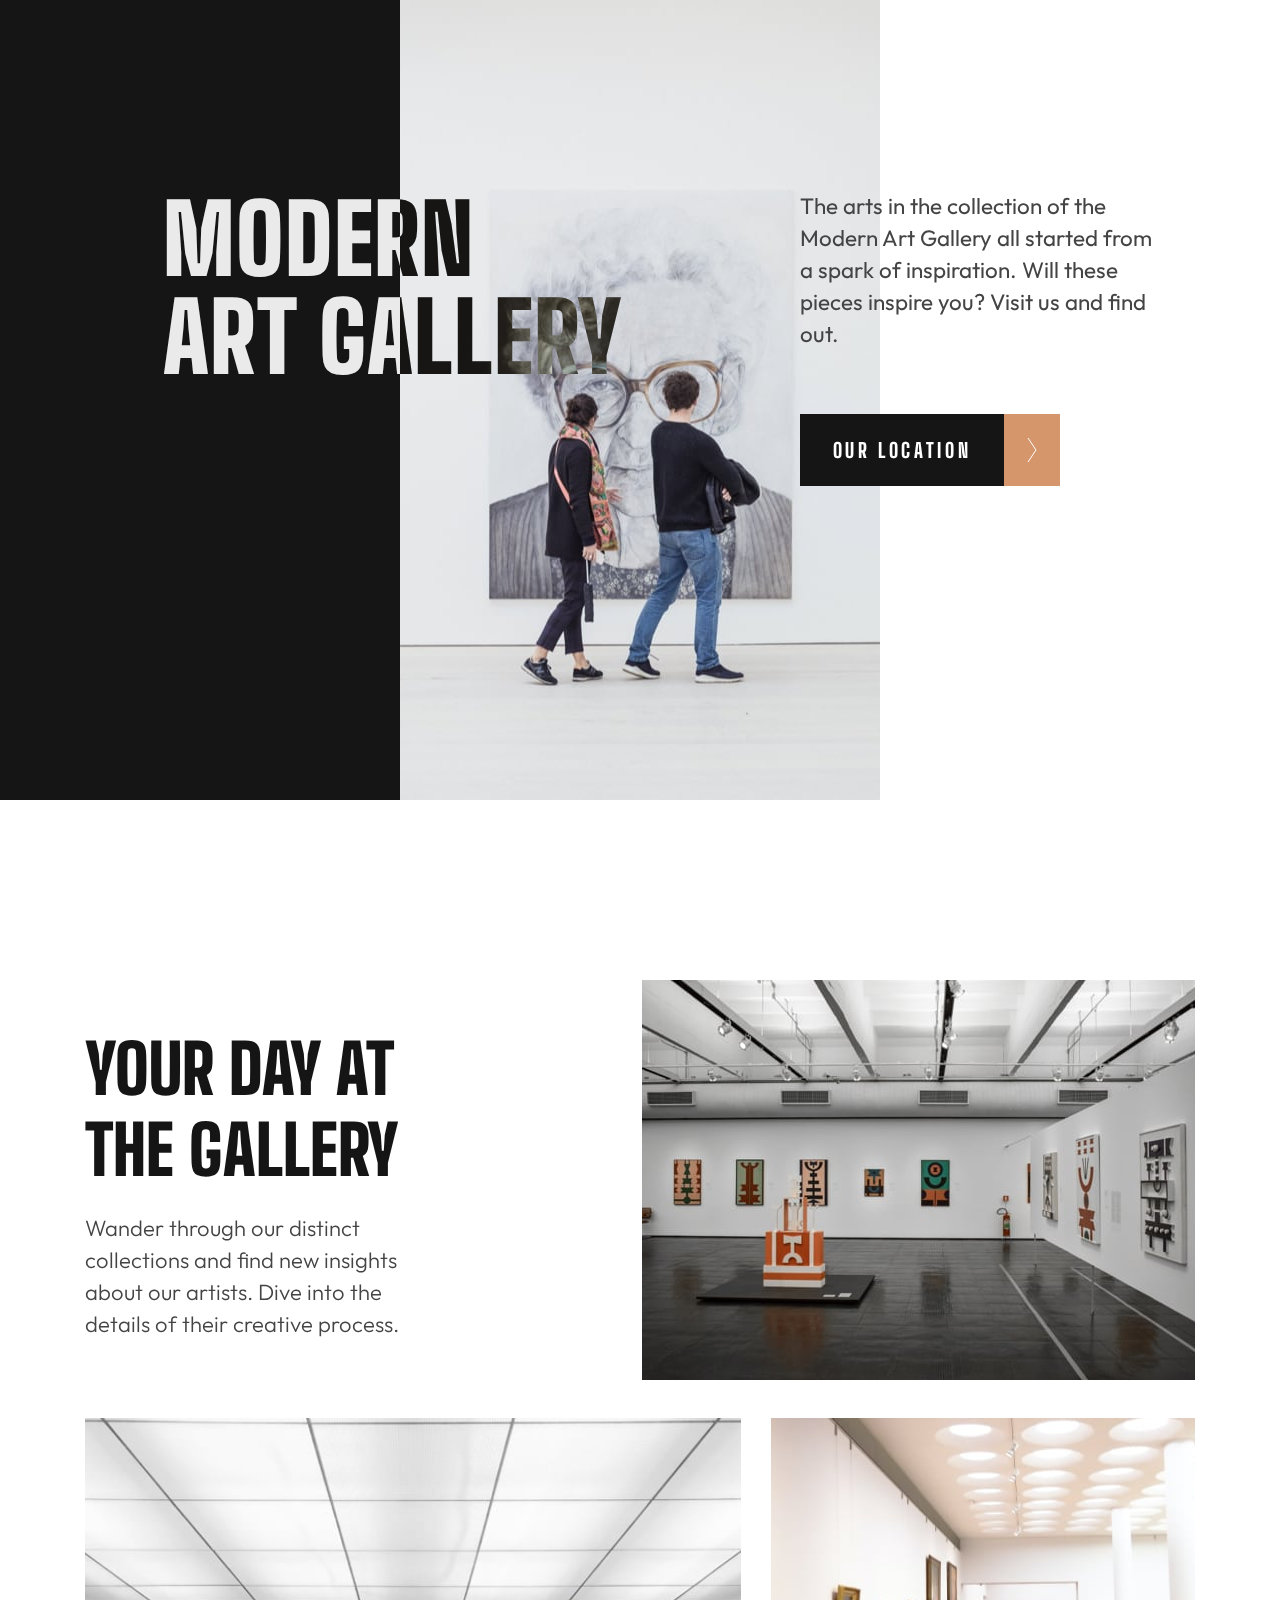
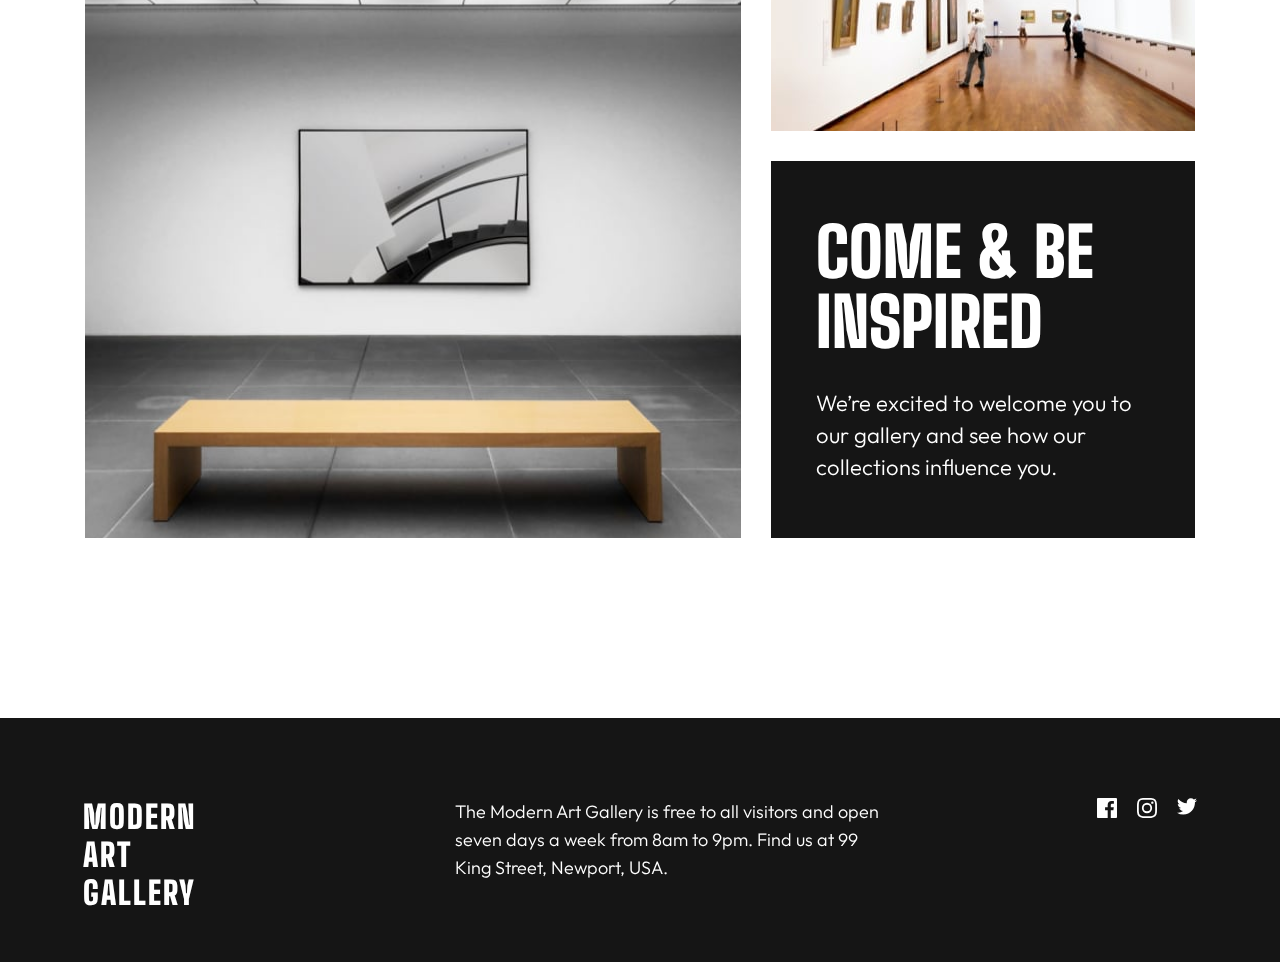
<file: index.html>
<!DOCTYPE html>
<html lang="en">
    <head>
        <title>art-gallery-site</title>
        <meta charset="UTF-8">
        <meta name="viewport" content="width=device-width, initial-scale=1.0">
        <link rel="icon" type="image/png" href="./assets/favicon-32x32.png">
        <link rel="stylesheet" href="https://fonts.googleapis.com/css?family=Outfit">
        <link rel="stylesheet" href="https://fonts.googleapis.com/css?family=Big Shoulders Display">
        <link rel="stylesheet" href="style.css">
    </head>

    <body>
        <div class="flex">
            <!-- Top Content -->
            <div class="container">
                <header id="top">
                    <div class="black-box"></div>
                    <img class="image-hero-d" src="./assets/desktop/image-hero.jpg" alt="">
                    <img class="image-hero-t" src="./assets/tablet/image-hero.jpg" alt="">
                    <img class="image-hero-m" src="./assets/mobile/image-hero.jpg" alt="">
                    <div class="header">
                        <div class="header-text-one">Modern<br> Art Gallery</div>
                        <div class="header-text-two">The arts in the collection of the Modern Art Gallery all started 
                        from a spark of inspiration. Will these pieces inspire you? Visit 
                        us and find out.</div>
                        <a class="index-page" href="location.html">
                            <div class="left-box">
                                <div class="location-text">Our location</div>
                            </div>
                            <div class="right-box">
                                <svg width="10" height="24" xmlns="http://www.w3.org/2000/svg">
                                    <path stroke="#FFF" fill="none" d="m1 0 8 12-8 12"/>
                                </svg>
                            </div>
                        </a>
                    </div>
                </header>
            </div>

            <!-- Main Page Content -->
            <div class="container middle">
                <div id="middle">
                    <div class="main-text-top">
                        <p class="main-text-top1">Your day at the gallery</p>
                        <p class="main-text-top2">Wander through our distinct collections and find new insights about 
                            our artists. Dive into the details of their creative process.</p>
                    </div>
                    <img src="./assets/desktop/image-grid-1.jpg" alt="" class="image-grid-d1">
                    <img src="./assets/desktop/image-grid-2.jpg" alt="" class="image-grid-d2">
                    <img src="./assets/desktop/image-grid-3.jpg" alt="" class="image-grid-d3">

                    <img src="./assets/tablet/image-grid-1.jpg" alt="" class="image-grid-t1">
                    <img src="./assets/tablet/image-grid-2.jpg" alt="" class="image-grid-t2">
                    <img src="./assets/tablet/image-grid-3.jpg" alt="" class="image-grid-t3">

                    <img src="./assets/mobile/image-grid-1.jpg" alt="" class="image-grid-m1">
                    <img src="./assets/mobile/image-grid-2.jpg" alt="" class="image-grid-m2">
                    <img src="./assets/mobile/image-grid-3.jpg" alt="" class="image-grid-m3">
                    <div class="box-down">
                        <div class="main-text-down">
                            <p class="main-text-down1">Come &amp; be inspired</p>
                            <p class="main-text-down2">We’re excited to welcome you to our gallery and see how our collections 
                                influence you.</p>
                        </div>
                    </div>
                </div>
            </div>

            <!-- Footer Content -->
            <div class="container">
                <footer id="footer">
                    <div class="footer">
                        <div class="footer-text-one">Modern Art Gallery</div>
                        <div class="footer-text-two">
                            The Modern Art Gallery is free to all visitors and open seven days a week 
                            from 8am to 9pm. Find us at 99 King Street, Newport, USA.
                        </div>
                        <div class="footer-icon">
                            <!-- Facebook SVG -->
                            <a href="#">
                                <svg class="icon" width="20" height="20" xmlns="http://www.w3.org/2000/svg">
                                    <path class="path" d="M18.896 0H1.104C.494 0 0 .494 0 1.104v17.793C0 19.506.494 20 1.104 20h9.58v-7.745H8.076V9.237h2.606V7.01c0-2.583 1.578-3.99 3.883-3.99 1.104 0 2.052.082 2.329.119v2.7h-1.598c-1.254 0-1.496.597-1.496 1.47v1.928h2.989l-.39 3.018h-2.6V20h5.098c.608 0 1.102-.494 1.102-1.104V1.104C20 .494 19.506 0 18.896 0Z" fill="#FFF"/>
                                </svg>
                            </a>
                            <!-- Instagram SVG -->
                            <a href="#">
                                <svg class="icon" width="20" height="20" xmlns="http://www.w3.org/2000/svg">
                                    <path class="path" d="M10 1.802c2.67 0 2.987.01 4.042.059 2.71.123 3.975 1.409 4.099 4.099.048 1.054.057 1.37.057 4.04 0 2.672-.01 2.988-.057 4.042-.124 2.687-1.387 3.975-4.1 4.099-1.054.048-1.37.058-4.041.058-2.67 0-2.987-.01-4.04-.058-2.718-.124-3.977-1.416-4.1-4.1-.048-1.054-.058-1.37-.058-4.041 0-2.67.01-2.986.058-4.04.124-2.69 1.387-3.977 4.1-4.1 1.054-.048 1.37-.058 4.04-.058ZM10 0C7.284 0 6.944.012 5.877.06 2.246.227.227 2.242.061 5.877.01 6.944 0 7.284 0 10s.012 3.057.06 4.123c.167 3.632 2.182 5.65 5.817 5.817 1.067.048 1.407.06 4.123.06s3.057-.012 4.123-.06c3.629-.167 5.652-2.182 5.816-5.817.05-1.066.061-1.407.061-4.123s-.012-3.056-.06-4.122C19.777 2.249 17.76.228 14.124.06 13.057.01 12.716 0 10 0Zm0 4.865a5.135 5.135 0 1 0 0 10.27 5.135 5.135 0 0 0 0-10.27Zm0 8.468a3.333 3.333 0 1 1 0-6.666 3.333 3.333 0 0 1 0 6.666Zm5.338-9.87a1.2 1.2 0 1 0 0 2.4 1.2 1.2 0 0 0 0-2.4Z" fill="#FFF"/>
                                </svg>
                            </a>
                            <!-- Twitter SVG -->
                            <a href="#">
                                <svg class="icon" width="20" height="17" xmlns="http://www.w3.org/2000/svg">
                                    <path class="path" d="M20 2.172a8.192 8.192 0 0 1-2.357.646 4.11 4.11 0 0 0 1.805-2.27 8.22 8.22 0 0 1-2.606.996A4.096 4.096 0 0 0 13.847.248c-2.65 0-4.596 2.472-3.998 5.037A11.648 11.648 0 0 1 1.392 1a4.109 4.109 0 0 0 1.27 5.478 4.086 4.086 0 0 1-1.858-.513c-.045 1.9 1.318 3.679 3.291 4.075a4.113 4.113 0 0 1-1.853.07 4.106 4.106 0 0 0 3.833 2.849A8.25 8.25 0 0 1 0 14.658a11.616 11.616 0 0 0 6.29 1.843c7.618 0 11.923-6.434 11.663-12.205A8.354 8.354 0 0 0 20 2.172Z" fill="#FFF"/>
                                </svg>
                            </a>
                        </div>
                    </div>
                </footer>
            </div>
        </div>
    </body>
</html>
</file>
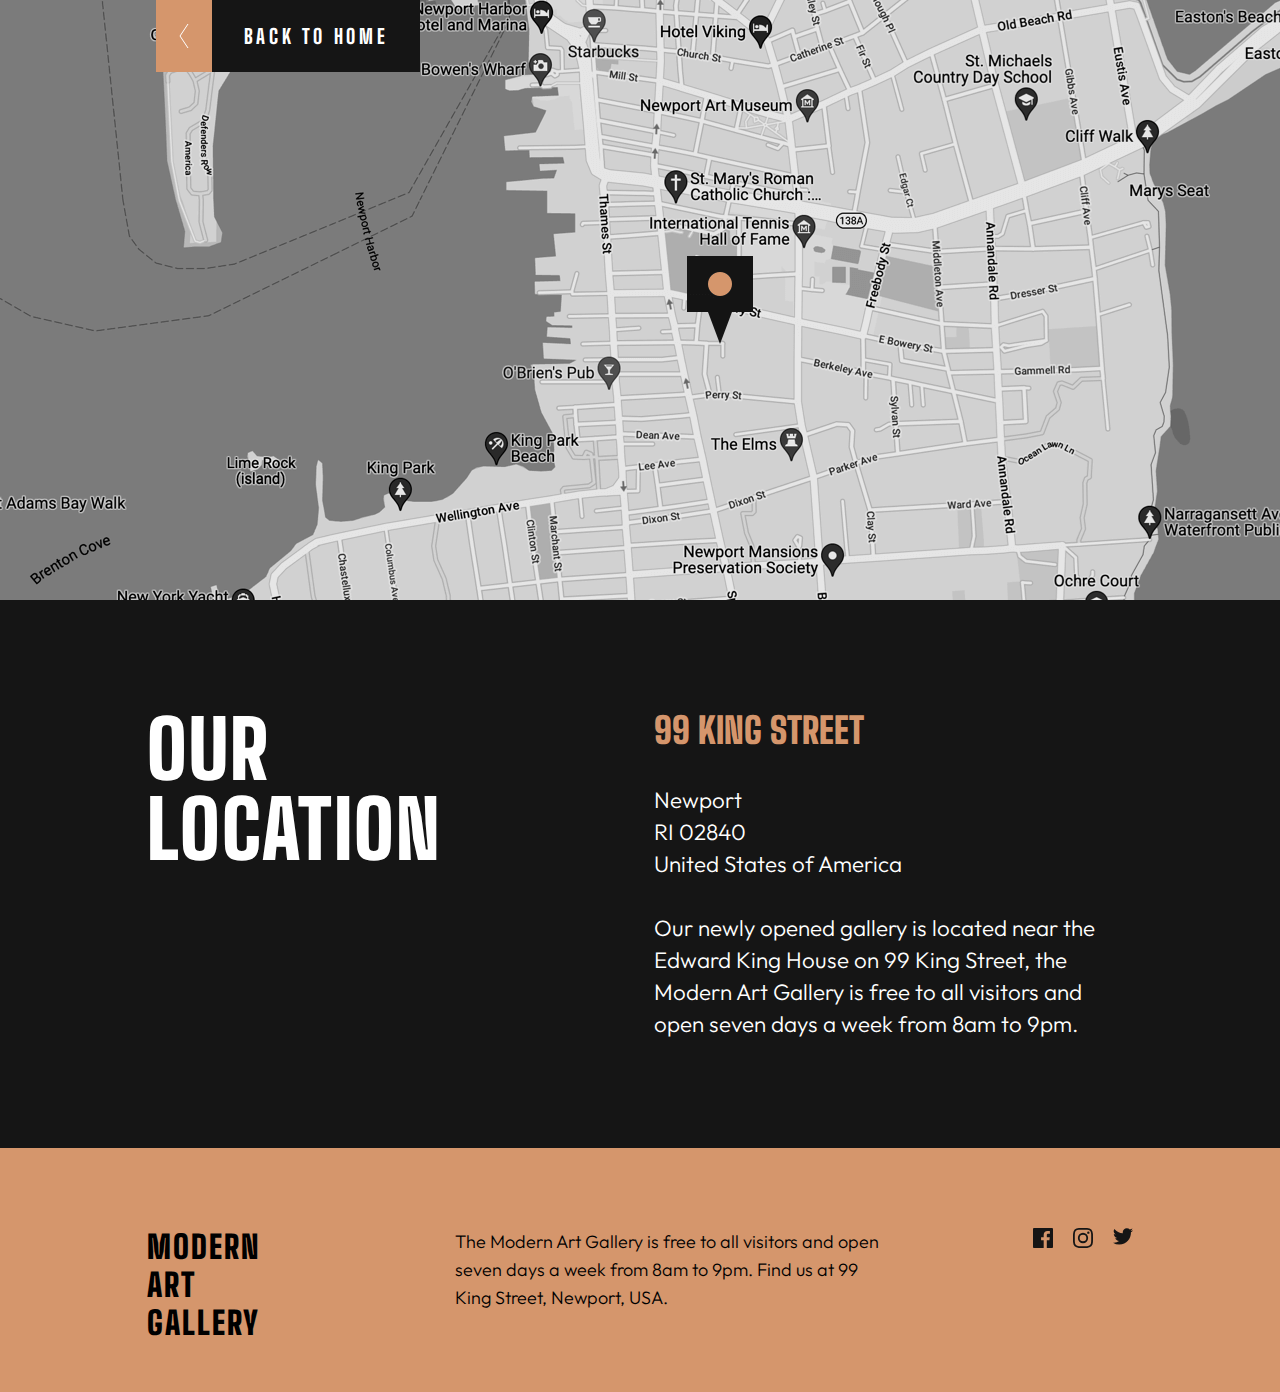
<file: location.html>
<!DOCTYPE html>
<html>
    <head>
        <title>location</title>
        <meta charset="UTF-8">
        <meta name="viewport" content="width=device-width, initial-scale=1.0">
        <link rel="icon" type="image/png" sizes="32x32" href="./assets/favicon-32x32.png">
        <link rel="stylesheet" href="https://fonts.googleapis.com/css?family=Outfit">
        <link rel="stylesheet" href="https://fonts.googleapis.com/css?family=Big Shoulders Display">
        <link rel="stylesheet" href="style.css">
    </head>
    <body>
        <div id="flex-location">
            <!-- Map -->
            <section class="map">
                <a class="back" href="index.html">
                    <div class="back-left">
                        <svg width="10" height="24" xmlns="http://www.w3.org/2000/svg">
                            <path stroke="#FFF" fill="none" d="M9 24 1 12 9 0"/>
                        </svg>
                    </div>
                    <div class="back-right">
                        <div class="back-font">Back to Home</div>
                    </div>
                </a>
            </section>    
            <!-- Main Page -->
            <main class="location-middle">
                <div class="location-body-box">
                    <div class="location-body-font">Our location</div>
                    <div class="location-address-font">
                        <div class="king-street">99 King Street</div>
                        <div class="newport">Newport<br>RI 02840<br>United States of America</div>
                        <div class="location-body-font-right">Our newly opened gallery is located near the Edward King House on 99 King 
                            Street, the Modern Art Gallery is free to all visitors and open seven days 
                            a week from 8am to 9pm.</div>
                    </div>
                </div>
            </main>
            <!-- Footer -->
            <footer class="location-bottom">
                <div class="location-footer">
                    <!-- Modern Art Gallery -->
                    <div class="location-footer-font-one">Modern Art Gallery</div>
                    <!-- Discription For Location -->
                    <div class="location-footer-font-two">The Modern Art Gallery is free to all visitors and open seven days a week 
                        from 8am to 9pm. Find us at 99 King Street, Newport, USA.</div>
                    <!-- Footer Icons -->
                    <div class="location-footer-icons">
                        <!-- Facebook SVG -->
                        <a href="#">
                            <svg class="location-icon" width="20" height="20" xmlns="http://www.w3.org/2000/svg">
                                <path class="location-path" d="M18.896 0H1.104C.494 0 0 .494 0 1.104v17.793C0 19.506.494 20 1.104 20h9.58v-7.745H8.076V9.237h2.606V7.01c0-2.583 1.578-3.99 3.883-3.99 1.104 0 2.052.082 2.329.119v2.7h-1.598c-1.254 0-1.496.597-1.496 1.47v1.928h2.989l-.39 3.018h-2.6V20h5.098c.608 0 1.102-.494 1.102-1.104V1.104C20 .494 19.506 0 18.896 0Z" fill="#151515"/>
                            </svg>
                        </a>
                        <!-- Instagram SVG -->
                        <a href="#">
                            <svg class="location-icon" width="20" height="20" xmlns="http://www.w3.org/2000/svg">
                                <path class="location-path" d="M10 1.802c2.67 0 2.987.01 4.042.059 2.71.123 3.975 1.409 4.099 4.099.048 1.054.057 1.37.057 4.04 0 2.672-.01 2.988-.057 4.042-.124 2.687-1.387 3.975-4.1 4.099-1.054.048-1.37.058-4.041.058-2.67 0-2.987-.01-4.04-.058-2.718-.124-3.977-1.416-4.1-4.1-.048-1.054-.058-1.37-.058-4.041 0-2.67.01-2.986.058-4.04.124-2.69 1.387-3.977 4.1-4.1 1.054-.048 1.37-.058 4.04-.058ZM10 0C7.284 0 6.944.012 5.877.06 2.246.227.227 2.242.061 5.877.01 6.944 0 7.284 0 10s.012 3.057.06 4.123c.167 3.632 2.182 5.65 5.817 5.817 1.067.048 1.407.06 4.123.06s3.057-.012 4.123-.06c3.629-.167 5.652-2.182 5.816-5.817.05-1.066.061-1.407.061-4.123s-.012-3.056-.06-4.122C19.777 2.249 17.76.228 14.124.06 13.057.01 12.716 0 10 0Zm0 4.865a5.135 5.135 0 1 0 0 10.27 5.135 5.135 0 0 0 0-10.27Zm0 8.468a3.333 3.333 0 1 1 0-6.666 3.333 3.333 0 0 1 0 6.666Zm5.338-9.87a1.2 1.2 0 1 0 0 2.4 1.2 1.2 0 0 0 0-2.4Z" fill="#151515"/>
                            </svg>
                        </a>
                        <!-- Twitter SVG -->
                        <a href="#">
                            <svg class="location-icon" width="20" height="17" xmlns="http://www.w3.org/2000/svg">
                                <path class="location-path" d="M20 2.172a8.192 8.192 0 0 1-2.357.646 4.11 4.11 0 0 0 1.805-2.27 8.22 8.22 0 0 1-2.606.996A4.096 4.096 0 0 0 13.847.248c-2.65 0-4.596 2.472-3.998 5.037A11.648 11.648 0 0 1 1.392 1a4.109 4.109 0 0 0 1.27 5.478 4.086 4.086 0 0 1-1.858-.513c-.045 1.9 1.318 3.679 3.291 4.075a4.113 4.113 0 0 1-1.853.07 4.106 4.106 0 0 0 3.833 2.849A8.25 8.25 0 0 1 0 14.658a11.616 11.616 0 0 0 6.29 1.843c7.618 0 11.923-6.434 11.663-12.205A8.354 8.354 0 0 0 20 2.172Z" fill="#151515"/>
                            </svg>
                        </a>
                    </div>
                </div>
            </footer>
        </div>
    </body>
</html>
</file>
<file: style.css>
*{
    margin: 0;
    padding: 0;
}

/*************************************/
/* Styling For Laptop & Desktop View */
/*************************************/
@media only screen and (min-width: 769px) and (max-width: 1440px) {
    
    @media only screen and (max-width: 768px) {
        .black-box {
            background: none;
        }
        
    }

    .flex{
        display: flex;
        flex-direction: column;
        justify-items: center;
        gap: 180px;
    }

    /* Top Styling */

    #top{
       display: flex;
       height: 800px;
    }

    .black-box{
        width: 31.25%;
        background: #151515;
    }

    .image-hero-d{
        width: 37.5%;
        /* width: 100%; */
        max-width: 540px;
        /* height: 800px; */
        object-fit: cover;
        height: auto;
    }

    .header{
        position: absolute;
        width: 100%;
        height: 800px;
    }

    .header-text-one{
        position: absolute;
        top: 190px;
        left: 12.76%;
        width: 32rem;
        height: 196px;
        font-family: 'Big Shoulders Display';
        font-weight: 900;
        font-size: 6rem;
        line-height: 98px;
        text-transform: uppercase;
        letter-spacing: 1px;
        color: #ffffff;
        mix-blend-mode: difference;
        /* background: linear-gradient(to right, #ffffff 43.1%, #151515 30%);
        -webkit-background-clip: text;
        -webkit-text-fill-color: transparent; */
    }

    .header-text-two{
        position: absolute;
        top: 190px;
        left: 62.5%;
        max-width: 360px;
        height: 160px;
        color: #444444;
        font-family: 'Outfit';
        font-size: 1.4rem;
        line-height: 32px;
    }

    .index-page{
        position: absolute;
        top: 414px;
        left: 62.5%;
        max-width: 260px;
        height: 72px;
        display: flex;
        flex-direction: row;
    }

    .left-box{
        width: 204px;
        height: 72px;
        display: grid;
        place-items: center;
        background-color: #151515;
    }

    .right-box{
        width: 56px;
        height: 72px;
        background-color: #d5966c;
        display: grid;
        place-items: center;
    }

    .location-text{
        position: absolute;
        color: #ffffff;
        font-family: 'Big Shoulders Display';
        font-weight: 800;
        font-size: 20px;
        letter-spacing: 3.63px;
        text-transform: uppercase;
    }

    .index-page:hover .left-box{
        background-color: #d5966c;
    }

    .index-page:hover .right-box{
        background-color: #151515;
    }

    /* Middle Styling PC */
    .middle{
        display: grid;
        place-items: center;
    }

    #middle{
        width: 90%;
        max-width: 1110px;
        display: grid;
        gap: 30px;
        grid-template-areas: 
            "a a b b b"
            "a a b b b"
            "c c c d d"
            "c c c d d"
            "c c c e e"
            "c c c e e";
    }

    .main-text-top{
        width: 100%;
        grid-area: a;
        display: flex;
        flex-direction: column;
        align-items: baseline;
        gap: 22px;
        margin: 3rem 0;
    }

    .main-text-top1{
        width: 60%;
        font-family: 'Big Shoulders Display';
        font-weight: 900;
        font-size: clamp(1.375rem, 5vw + 0.25rem, 4.75rem);
        color: #151515;
        text-transform: uppercase;
    }

    .main-text-top2{
        width: 330px;
        font-family: 'Outfit';
        font-weight: 300;
        font-size: 1.375rem;
        line-height: 32px;
        color: #444444;
    }

    .image-grid-d1{
        grid-area: b;
        width: 100%;
        object-fit: cover;
        height: 400px;
    }

    .image-grid-d2{
        grid-area: c;
        width: 100%;
        object-fit: cover;
        height: 720px;
    }

    .image-grid-d3{
        grid-area: d;
        width: 100%;
        object-fit: cover;
        height: 313px;
    }

    .box-down{
        width: 100%;
        max-width: 445px;
        height: 377px;
        grid-area: e;
        background-color: #151515;
        display: grid;
        place-items: center;
    }

    .main-text-down{
        width: 78.65%;
        max-width: 350px;
        display: flex;
        flex-direction: column;
        gap: 30px;
        color: #ffffff;
    }

    .main-text-down1{
        font-family: 'Big Shoulders Display';
        font-weight: 900;
        font-size: clamp(1.375rem, 5vw + 0.25rem, 4.75rem);
        line-height: 70px;
        text-transform: uppercase;
    }

    .main-text-down2{
        font-family: 'Outfit';
        font-weight: 300;
        font-size: 1.375rem;
        line-height: 32px;
    }

    /* Footer Styling */
    #footer{
        width: 100%;
        height: 244px;
        color: #ffffff;
        background-color: #151515;
        display: grid;
        place-items: center;
    }

    .footer{
        width: 87%;
        display: flex;
        flex-direction: row;
        justify-content: space-between;
        height: 84px;
    }

    .footer-text-one{
        width: 160px;
        height: 80px;
        font-family: 'Big Shoulders Display';
        font-weight: 900;
        font-size: xx-large;
        letter-spacing: 2px;
        text-transform: uppercase;
    }

    .footer-text-two{
        width: 430px;
        height: 84px;
        font-family: 'Outfit';
        font-weight: 300;
        font-size: 18px;
        line-height: 28px;
    }

    .footer-icon{
        display: flex;
        justify-content: space-between;
        width: 100px;
    }

    .icon:hover .path{
        fill: #d5966c;
    }


    /* Location Page Styling */
    .flex-location{
        width: 100%;
        height: 1392px;
        display: flex;
        flex-direction: column;
    }

    /* Location Top Content Styling */
    .map{
        width: 100%;
        height: 600px;
        background-image: url(./assets/desktop/image-map.png);
    }

    .back{
        position: absolute;
        width: 264px;
        height: 72px;
        left: 156px;
        top: 0;
        display: flex;
        display: row;
    }

    .back-left{
        width: 56px;
        height: 72px;
        background-color: #d5966c;
        display: grid;
        place-items: center;
    }

    .back-right{
        width: 208px;
        height: 72px;
        background-color: #151515;
        display: grid;
        place-items: center;
    }

    .back-font{
        position: absolute;
        color: #ffffff;
        font-family: 'Big Shoulders Display';
        font-weight: 800;
        font-size: 20px;
        letter-spacing: 3.63px;
        text-transform: uppercase;
    }

    .back:hover .back-left{
        background-color: #151515;
    }

    .back:hover .back-right{
        background-color: #d5966c;
    }

    /* Location Middle Content Styling */
    .location-middle{
        width: 100%;
        height: 548px;
        background-color: #151515;
        display: flex;
        place-items: center;
        justify-content: center;
    }

    .location-body-box{
        width: 77%;
        color: #ffffff;
        display: flex;
        flex-direction: row;
        justify-content: space-between;
    }

    .location-body-font{
        width: 30%;
        color: #ffffff;
        font-family: 'Big Shoulders Display';
        font-weight: 900;
        font-size: 80px;
        line-height: 80px;
        letter-spacing: 2px;
        text-transform: uppercase;
    }

    .location-address-font{
        width: 48.6%;
        display: flex;
        flex-direction: column;
        gap: 2rem;
    }

    .king-street{
        font-family: 'Big Shoulders Display';
        font-size: 36px;
        font-weight: 900;
        color: #d5966c;
        text-transform: uppercase;
    }

    .newport{
        font-family: 'Outfit';
        font-weight: 300;
        font-size: 1.4rem;
        line-height: 32px;
    }

    .location-body-font-right{
        font-family: 'Outfit';
        font-weight: 300;
        font-size: 1.4rem;
        line-height: 32px;
    }

    /* Location Footer Content Styling */
    .location-bottom{
        width: 100%;
        height: 244px;
        background-color: #d5966c;
        display: grid;
        place-items: center;
    }

    .location-footer{
        display: flex;
        flex-direction: row;
        justify-content: space-between;
        width: 77%;
        height: 84px;
    }

    .location-footer-font-one{
        width: 160px;
        height: 80px;
        font-family: 'Big Shoulders Display';
        font-weight: 900;
        font-size: xx-large;
        letter-spacing: 2px;
        text-transform: uppercase;
    }

    .location-footer-font-two{
        width: 430px;
        height: 84px;
        font-family: 'Outfit';
        font-weight: 300;
        font-size: 18px;
        line-height: 28px;
    }

    .location-footer-icons{
        display: flex;
        justify-content: space-between;
        width: 100px;
        height: 20px;
    }

    .location-icon:hover .location-path{
        fill: #ffffff;
    }

}


/***************************/
/* Styling For Tablet View */
/***************************/
/* @media only screen and (min-width: 481px) and (max-width: 768px) { */
@media only screen and (min-width: 481px) and (max-width: 768px) {
    .flex{
        display: flex;
        flex-direction: column;
        gap: 120px;
    }

    /* Top Home Page Styling for Tablet */
    #top{
        width: 768px;
        height: 700px;
    }

    .image-hero{
        position: absolute;
        width: 437px;
        height: 700px;
        top: 0;
        background: url(./assets/tablet/image-hero.jpg);
    }

    .header{
        position: absolute;
        height: 410px;
        width: 339px;
        display: flex;
        flex-direction: column;
        gap: 48px;
        left: 389px;
        top: 145px;
    }

    .header-text-one{
        height: 130px;
        font-family: 'Big Shoulders Display';
        font-weight: 900;
        font-size: 70px;
        line-height: 65px;
        text-transform: uppercase;
        color: #151515;
    }

    .header-text-two{
        height: 112px;
        font-family: 'Outfit';
        font-weight: 300;
        font-size: 18px;
        line-height: 28px;
        color: #444444;
    }

    .index-page{
        width: 260px;
        height: 72px;
        display: flex;
        flex-direction: row;
    }

    .left-box{
        width: 204px;
        height: 72px;
        display: grid;
        place-items: center;
        background-color: #151515;
    }

    .right-box{
        width: 56px;
        height: 72px;
        background-color: #d5966c;
        display: grid;
        place-items: center;
    }

    .location-text{
        position: absolute;
        color: #ffffff;
        font-family: 'Big Shoulders Display';
        font-weight: 800;
        font-size: 20px;
        letter-spacing: 3.63px;
        text-transform: uppercase;
    }

    /* Middle Styling for Tablet */
    #middle{
        width: 689px;
        height: 1131px;
        margin: 0 40px;
        display: grid;
        place-items: center;
        justify-items: center;
        gap: 11px;
        grid-template-areas: 
            "a a b b b"
            "a a b b b"
            "c c c d d"
            "c c c d d"
            "c c c e e"
            "c c c e e"
            "c c c e e";
    }

    .main-text-top{
        grid-area: a;
        display: flex;
        flex-direction: column;
        align-items: baseline;
        gap: 24px;
        color: #151515;
        margin-top: 51px;
    }

    .main-text-top1{
        width: 203px;
        font-family: 'Big Shoulders Display';
        font-weight: 900;
        font-size: 60px;
        line-height: 55px;
        text-transform: uppercase;
    }

    .main-text-top2{
        padding-right: 57px;
        width: 223px;
        font-family: 'Outfit';
        font-weight: 300;
        font-size: 18px;
        line-height: 28px;
        color: #444444;
    }

    .image-grid-t1{
        grid-area: b;
        width: 398px;
        height: 400px;
        background-image: url(./assets/tablet/image-grid-1.jpg);
    }

    .image-grid-t2{
        grid-area: c;
        width: 398px;
        height: 720px;
        background-image: url(./assets/tablet/image-grid-2.jpg);
    }

    .image-grid-t3{
        grid-area: d;
        width: 280px;
        height: 313px;
        background-image: url(./assets/tablet/image-grid-3.jpg);
    }

    .box-down{
        grid-area: e;
        width: 280px;
        height: 396px;
        background-color: #151515;
        display: grid;
        place-items: center;
    }

    .main-text-down{
        display: flex;
        flex-direction: column;
        gap: 24px;
        width: 223px;
        height: 246px;
        color: #ffffff;
    }

    .main-text-down1{
        font-family: 'Big Shoulders Display';
        font-weight: 900;
        font-size: 55px;
        line-height: 50px;
        text-transform: uppercase;
    }

    .main-text-down2{
        font-family: 'Outfit';
        font-weight: 300;
        font-size: 18px;
        line-height: 28px;
    }

    /* Footer Styling for Tablet */
    #footer{
        width: 768px;
        height: 216px;
        background-color: #151515;
        display: grid;
        place-items: center;
    }

    .footer{
        width: 689px;
        height: 104px;
        display: flex;
        flex-direction: row;
        justify-content: space-between;
        color: #ffffff;
    }

    .footer-text-one{
        width: 110px;
        height: 40px;
        font-family: 'Big Shoulders Display';
        font-weight: 900;
        font-size: 1.4rem;
        letter-spacing: 2px;
        text-transform: uppercase;
    }

    .footer-text-two{
        width: 281px;
        height: 104px;
        font-family: 'Outfit';
        font-weight: 300;
        font-size: 16px;
        line-height: 26px;
    }
    
    .footer-icon{
        display: flex;
        justify-content: space-between;
        width: 100px;
    }

    /* Location Top Styling for Tablet*/
    #flex-location{
        display: flex;
        flex-direction: column;
    }

    .map{
        width: 768px;
        height: 600px;
        background-image: url(./assets/tablet/image-map.png);
    }

    .back{
        position: absolute;
        width: 264px;
        height: 72px;
        left: 39px;
        top: 0;
        display: flex;
        flex-direction: row;
    }

    .back-left{
        width: 56px;
        height: 72px;
        left: 0;
        background-color: #d5966c;
        display: grid;
        place-items: center;
    }

    .back-right{
        display: grid;
        place-items: center;
        width: 208px;
        height: 72px;
        left: 56px;
        top: 0;
        background-color: #151515;
    }

    .back-font{
        position: absolute;
        color: #ffffff;
        font-family: 'Big Shoulders Display';
        font-weight: 800;
        font-size: 20px;
        letter-spacing: 3.63px;
        text-transform: uppercase;
    }

    /* Location Middle Styling for Tablet*/
    .location-middle{
        width: 768px;
        height: 436px;
        background-color: #151515;
        display: flex;
        place-items: center;
        justify-content: center;
    }

    .location-body-box{
        width: 689px;
        height: 268px;
        color: #ffffff;
        display: flex;
        flex-direction: row;
        justify-content: space-between;
    }
    .location-body-font{
        width: 223px;
        height: 100px;
        color: #ffffff;
        font-family: 'Big Shoulders Display';
        font-weight: 900;
        font-size: 55px;
        line-height: 55px;
        letter-spacing: 2px;
        text-transform: uppercase;
    }

    .location-address-font{
        width: 398px;
        display: flex;
        flex-direction: column;
        gap: 32px;
    }

    .king-street{
        font-family: 'Big Shoulders Display';
        font-size: 32px;
        font-weight: 900;
        color: #d5966c;
        text-transform: uppercase;
    }

    .newport{
        font-family: 'Outfit';
        font-weight: 300;
        font-size: 18px;
        line-height: 28px;
    }

    .location-body-font-right{
        font-family: 'Outfit';
        font-weight: 300;
        font-size: 18px;
        line-height: 28px;
    }

    /* Location Footer Styling for Tablet*/
    .location-bottom{
        width: 768px;
        height: 216px;
        background-color: #d5966c;
        display: grid;
        place-items: center;
    }

    .location-footer{
        width: 689px;
        height: 104px;
        display: flex;
        flex-direction: row;
        justify-content: space-between;
        color: #151515;
    }

    .location-footer-font-one{
        width: 110px;
        height: 40px;
        font-family: 'Big Shoulders Display';
        font-weight: 900;
        font-size: 1.4rem;
        letter-spacing: 2px;
        text-transform: uppercase;
    }

    .location-footer-font-two{
        width: 281px;
        height: 104px;
        font-family: 'Outfit';
        font-weight: 300;
        font-size: 16px;
        line-height: 26px;
    }
    
    .location-footer-icons{
        display: flex;
        justify-content: space-between;
        width: 100px;
    }

}

/***************************/
/* Styling For Mobile View */
/***************************/
/* @media only screen and (min-width: 320px) and (max-width: 480px) { */
 @media only screen and (max-width: 480px) {
    /* Location Home Page Top Styling for Mobile*/
    .flex{
        display: flex;
        flex-direction: column;
        gap: 120px;
    }

    #top{
        width: 100%;
        height: 630px;
        display: flex;
        flex-direction: column;
        place-items: center;
    }

    .image-hero-m{
        width: 100%;
        height: 240px;
        top: 0;
    }

    .header{
        margin: 32px 16px 0;
        width: 343px;
        height: 358px;
        display: grid;
        align-items: center;
        gap: 32px;
    }

    .header-text-one{
        font-family: 'Big Shoulders Display';
        font-weight: 900;
        font-size: 60px;
        line-height: 55px;
        color: #151515;
        text-transform: uppercase;
    }

    .header-text-two{
        height: 112px;
        font-family: 'Outfit';
        font-weight: 300;
        font-size: 18px;
        line-height: 28px;
        color: #444444;
    }
    
    .index-page{
        width: 260px;
        height: 72px;
        display: flex;
        flex-direction: row;
    }

    .left-box{
        width: 204px;
        height: 72px;
        display: grid;
        place-items: center;
        background-color: #151515;
    }

    .right-box{
        width: 56px;
        height: 72px;
        background-color: #d5966c;
        display: grid;
        place-items: center;
    }

    .location-text{
        position: absolute;
        color: #ffffff;
        font-family: 'Big Shoulders Display';
        font-weight: 800;
        font-size: 20px;
        letter-spacing: 3.63px;
        text-transform: uppercase;
    }

    /* Location Home Page Middle Styling for Mobile */

    #middle{
        width: 100%;
        height: 1605px;
        display: flex;
        flex-direction: column;
        place-items: center;
        gap: 16px;
    }

    .image-grid-m1{
        width: 343px;
        height: 320px;
        order: 1;
    }

    .main-text-top{
        width: 343px;
        height: 233px;
        display: flex;
        flex-direction: column;
        gap: 21px;
        order: 2;
    }

    .main-text-top1{
        font-family: 'Big Shoulders Display';
        font-weight: 900;
        font-size: 55px;
        line-height: 50px;
        color: #151515;
        text-transform: uppercase;
    }

    .main-text-top2{
        font-family: 'Outfit';
        font-weight: 300;
        font-size: 18px;
        line-height: 28px;
        color: #444444;
    }

    .image-grid-m2{
        width: 343px;
        height: 480px;
        order: 3;
    }

    .image-grid-m3{
        width: 343px;
        height: 200px;
        order: 4;
    }

    .box-down{
        width: 343px;
        height: 293px;
        background-color: #151515;
        display: grid;
        place-items: center;
        order: 5;
    }
    .main-text-down{
        width: 295px;
        height: 218px;
        display: flex;
        flex-direction: column;
        gap: 24px;
        color: #ffffff;
    }

    .main-text-down1{
        font-family: 'Big Shoulders Display';
        font-weight: 900;
        font-size: 55px;
        line-height: 55px;
        text-transform: uppercase;
    }

    .main-text-down2{
        font-family: 'Outfit';
        font-weight: 300;
        font-size: 18px;
        line-height: 28px;
    }

    /* Location Home PageFooter Styling for Mobile */
    #footer{
        width: 100%;
        height: 336px;
        background-color: #151515;
        display: grid;
        place-items: center;
    }

    .footer{
        width: 311px;
        height: 240px;
        display: flex;
        flex-direction: column;
        justify-content: space-between;
        gap: 38px;
        color: #ffffff;
    }

    .footer-text-one{
        width: 110px;
        height: 40px;
        font-family: 'Big Shoulders Display';
        font-weight: 900;
        font-size: 1.4rem;
        letter-spacing: 2px;
        text-transform: uppercase;
    }

    .footer-text-two{
        width: 281px;
        height: 104px;
        font-family: 'Outfit';
        font-weight: 300;
        font-size: 16px;
        line-height: 26px;
    }
    
    .footer-icon{
        display: flex;
        justify-content: space-between;
        width: 100px;
    }

    /* Location Top Styling for Mobile*/
    #flex-location{
        display: flex;
        flex-direction: column;
    }

    .map{
        width: 100%;
        height: 550px;
        background-image: url(./assets/mobile/image-map.png);
    }

    .back{
        position: absolute;
        width: 264px;
        height: 72px;
        left: 0;
        top: 0;
        display: flex;
        flex-direction: row;
    }

    .back-left{
        width: 56px;
        height: 72px;
        left: 0;
        background-color: #d5966c;
        display: grid;
        place-items: center;
    }

    .back-right{
        display: grid;
        place-items: center;
        width: 208px;
        height: 72px;
        left: 56px;
        top: 0;
        background-color: #151515;
    }

    .back-font{
        position: absolute;
        color: #ffffff;
        font-family: 'Big Shoulders Display';
        font-weight: 800;
        font-size: 20px;
        letter-spacing: 3.63px;
        text-transform: uppercase;
    }

    /* Location Middle Styling for Mobile*/
    .location-middle{
        width: 100%;
        height: 493px;
        background-color: #151515;
        display: flex;
        place-items: center;
        justify-content: center;
    }

    .location-body-box{
        width: 343px;
        height: 389px;
        color: #ffffff;
        display: flex;
        flex-direction: column;
        justify-content: space-between;
        gap: 48px;
    }
    .location-body-font{
        width: 343px;
        height: 45px;
        color: #ffffff;
        font-family: 'Big Shoulders Display';
        font-weight: 900;
        font-size: 50px;
        line-height: 50px;
        letter-spacing: 2px;
        text-transform: uppercase;
    }

    .location-address-font{
        width: 343px;
        display: flex;
        flex-direction: column;
        gap: 20px;
    }

    .king-street{
        font-family: 'Big Shoulders Display';
        font-size: 32px;
        font-weight: 900;
        color: #d5966c;
        text-transform: uppercase;
    }

    .newport{
        font-family: 'Outfit';
        font-weight: 300;
        font-size: 18px;
        line-height: 28px;
    }

    .location-body-font-right{
        font-family: 'Outfit';
        font-weight: 300;
        font-size: 18px;
        line-height: 28px;
    }

    /* Location Footer Styling for Mobile*/
    .location-bottom{
        width: 100%;
        height: 336px;
        background-color: #d5966c;
        display: grid;
        place-items: center;
    }

    .location-footer{
        width: 311px;
        height: 240px;
        display: flex;
        flex-direction: column;
        justify-content: space-between;
        gap: 38px;
        color: #151515;
    }

    .location-footer-font-one{
        width: 110px;
        height: 40px;
        font-family: 'Big Shoulders Display';
        font-weight: 900;
        font-size: 1.4rem;
        letter-spacing: 2px;
        text-transform: uppercase;
    }

    .location-footer-font-two{
        width: 281px;
        height: 104px;
        font-family: 'Outfit';
        font-weight: 300;
        font-size: 16px;
        line-height: 26px;
    }
    
    .location-footer-icons{
        display: flex;
        justify-content: space-between;
        width: 100px;
    }
}

@media only screen and (max-width: 480px) {
    .image-hero-d, .image-hero-t, .image-grid-d1,
    .image-grid-d2, .image-grid-d3, .image-grid-t1,
    .image-grid-t2, .image-grid-t3{
        display: none;
    }
}

@media only screen and (min-width: 481px) and (max-width: 768px) {
    .image-hero-m, .image-hero-d, .image-grid-m1,
    .image-grid-m2, .image-grid-m3, .image-grid-d1,
    .image-grid-d2, .image-grid-d3, .image-map-m{
        display: none;
    }
}

@media only screen and (min-width: 769px) {
    .image-hero-t, .image-hero-m, .image-grid-t1,
    .image-grid-t2, .image-grid-t3, .image-grid-m1,
    .image-grid-m2, .image-grid-m3, .image-map-m{
        display: none;
    }
}

@media only screen and (min-width: 1441px) {
    *{
        display: none;
    }
}
</file>
